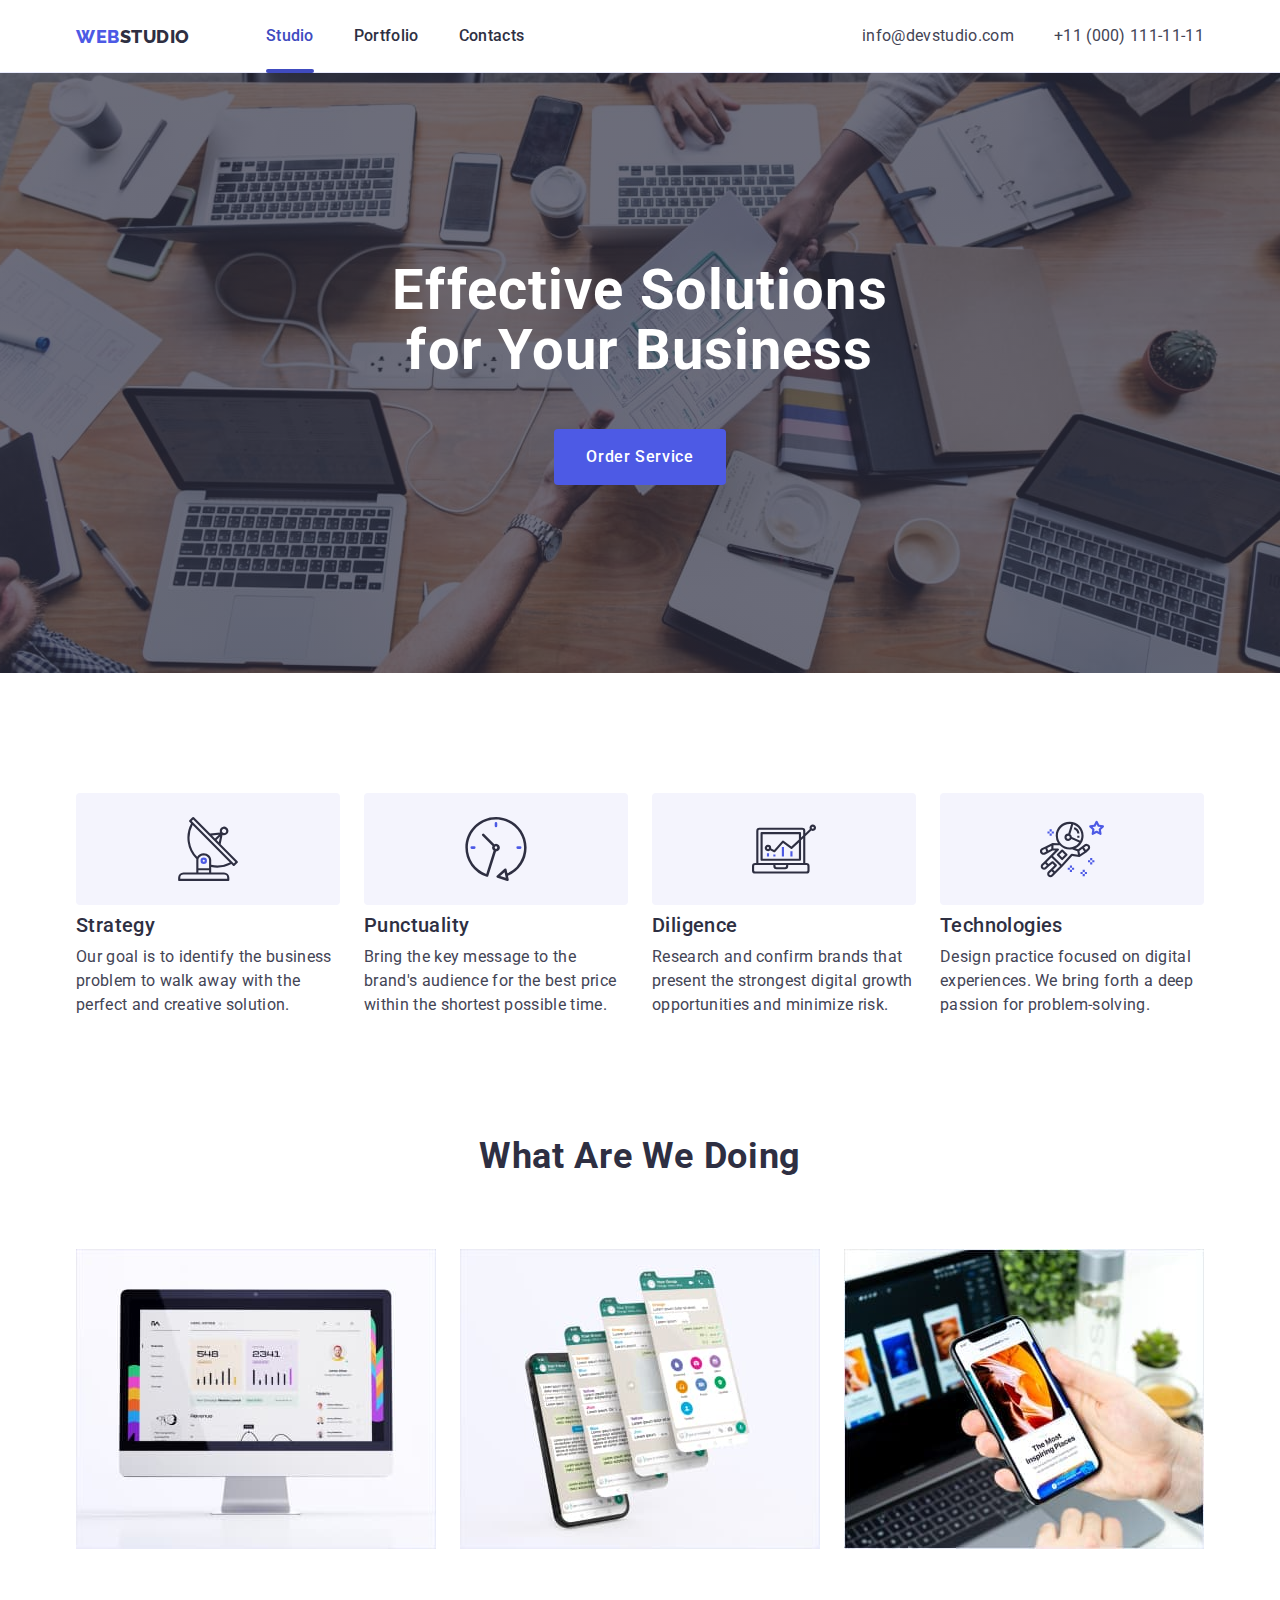
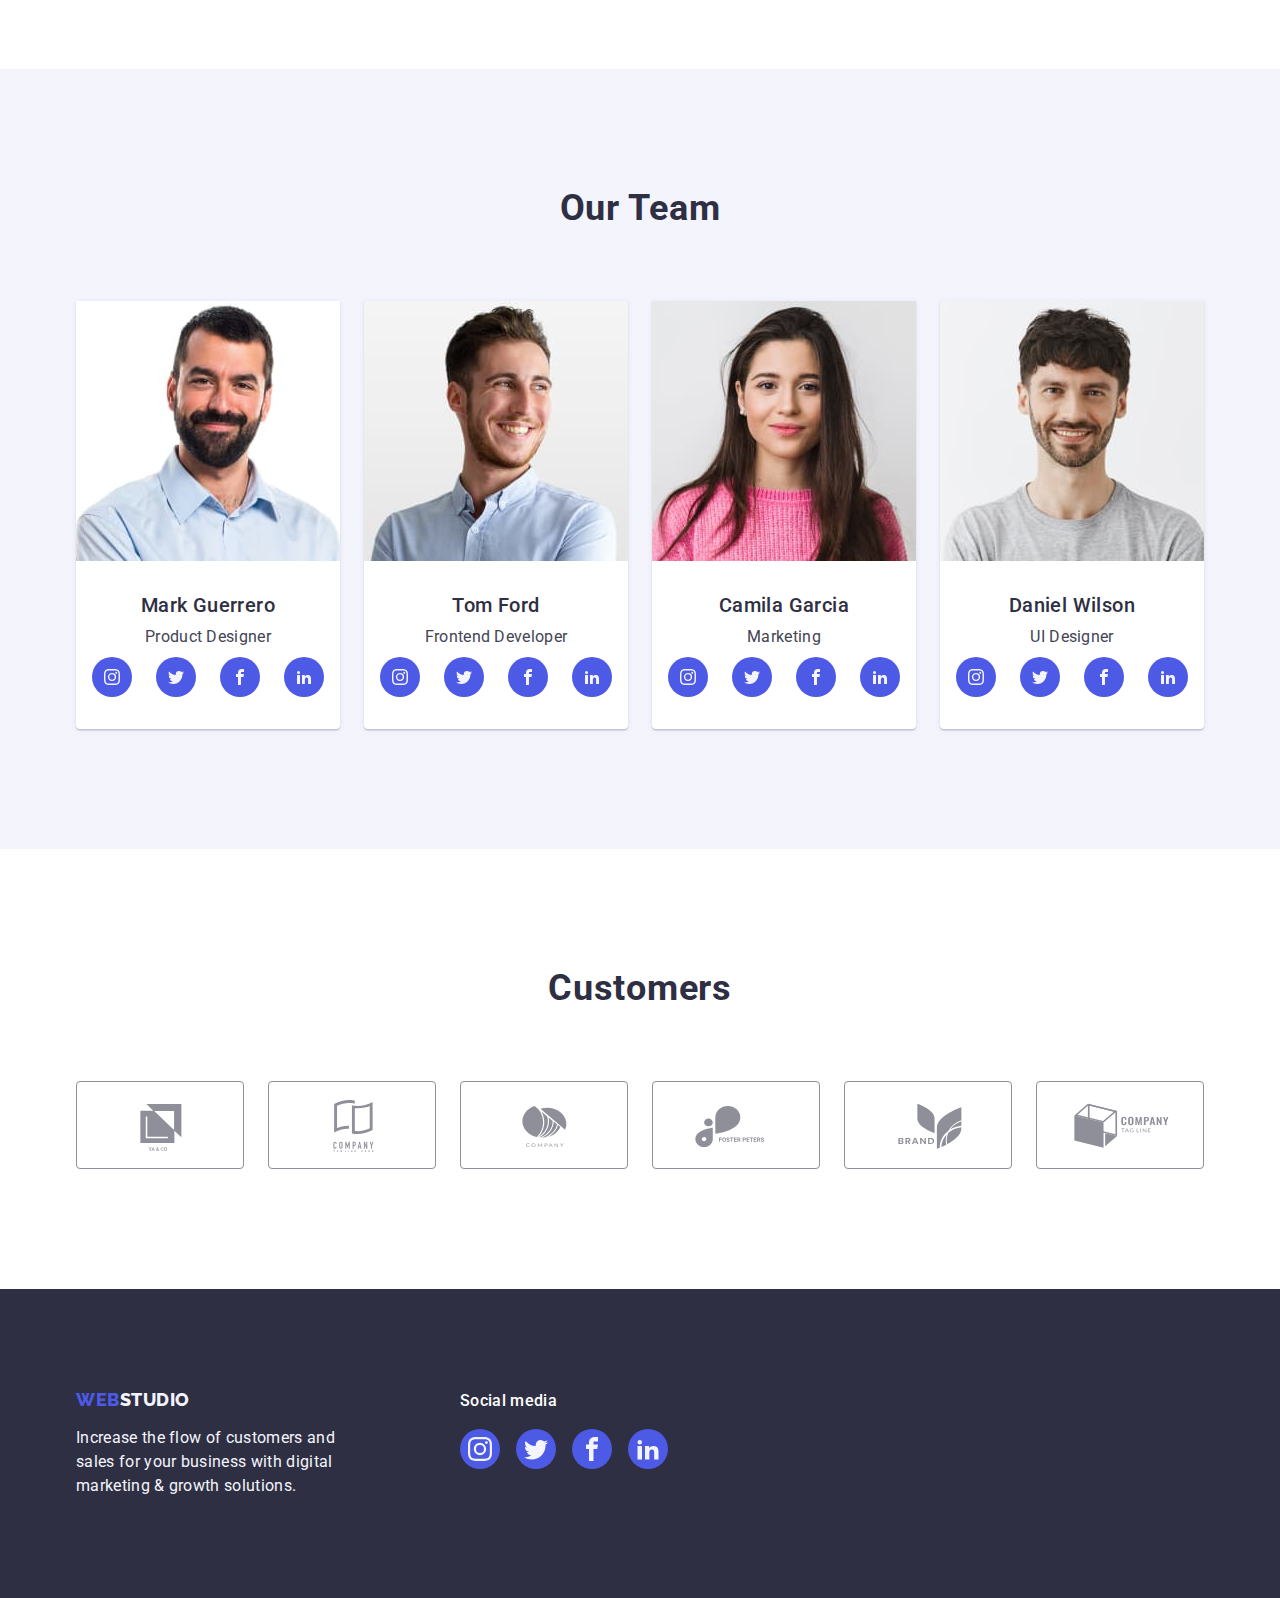
<file: index.html>
<!DOCTYPE html>
<html lang="en">
<head>
    <meta charset="UTF-8">
    <meta http-equiv="X-UA-Compatible" content="IE=edge">
    <meta name="viewport" content="width=device-width, initial-scale=1.0">
    <title>WebStudio</title>
    <link rel="preconnect" href="https://fonts.googleapis.com">
    <link rel="preconnect" href="https://fonts.gstatic.com" crossorigin>
    <link href="https://fonts.googleapis.com/css2?family=Raleway:wght@800&family=Roboto:wght@400;500;700;900&display=swap"
        rel="stylesheet">
    <link rel="stylesheet" href="https://cdnjs.cloudflare.com/ajax/libs/modern-normalize/1.1.0/modern-normalize.min.css">
    <link rel="stylesheet" href="./css/styles.css">
</head>
<body>
    <header class="page-header">
        <div class="container header-container">
        <nav class="page-navigation">
            <a href="./index.html" class="logo-header link">Web<span class="logo-part-dark">Studio</span></a>
        <ul class="menu list">
            <li class="menu-item"><a class="menu-link link current" href="./index.html">Studio</a></li>
            <li class="menu-item"><a class="menu-link link" href="./portfolio.html">Portfolio</a></li>
            <li class="menu-item"><a class="menu-link link" href="">Contacts</a></li>
        </ul>
        </nav>
        <address class="contact-info link">
            <ul class="contact-info list">
            <li class="contact-item"><a class="contact-info-item link" href="mailto:info@devstudio.com">info@devstudio.com</a></li>
            <li class="contact-item"><a class="contact-info-item link" href="tel:+110001111111">+11 (000) 111-11-11</a></li>
            </ul>
        </address>
        </div>
    </header>
    <main class="page-content">
        <section class="hero background">
            <div class="container">
            <h1 class="main-title">Effective Solutions for Your Business</h1>
            <button class="order-button button-hero button" data-modal-open type="button">Order Service</button>
            </div>
        </section> 
        <section class="work-principles-section section">
            <div class="container">
            <h2 class="hidden-title" hidden>Work principles</h2>
               <ul class="work-principles-list list">
               <li class="work-principles-item">
                <div class="icon-work-principles">
                <svg class="icon-item" width="64" height="64">
                    <use href="./images/icons.svg#icon-antenna-1"></use>
                </svg>    
                </div>
                    <h3 class="work-principles-description-title">Strategy</h3>
                    <p class="work-principles-description-text">Our goal is to identify the business problem to walk away with the perfect and creative solution.</p>
                </li>
                <li class="work-principles-item">
                    <div class="icon-work-principles">
                    <svg class="icon-item" width="64" height="64">
                        <use href="./images/icons.svg#icon-clock-1"></use>
                    </svg>    
                    </div>
                    <h3 class="work-principles-description-title">Punctuality</h3>
                    <p class="work-principles-description-text">Bring the key message to the brand's audience for the best price within the shortest possible time.</p>
                </li>
                <li class="work-principles-item">
                    <div class="icon-work-principles">
                    <svg class="icon-item" width="64" height="64">
                        <use href="./images/icons.svg#icon-diagram-1"></use>
                    </svg>    
                    </div>
                    <h3 class="work-principles-description-title">Diligence</h3>
                    <p class="work-principles-description-text">Research and confirm brands that present the strongest digital growth opportunities and minimize risk.</p>
                    
                </li>
                <li class="work-principles-item">
                    <div class="icon-work-principles">
                    <svg class="icon-item" width="64" height="64">
                        <use href="./images/icons.svg#icon-astronaut-1"></use>
                    </svg>    
                    </div>
                    <h3 class="work-principles-description-title">Technologies</h3>
                     <p class="work-principles-description-text">Design practice focused on digital experiences. We bring forth a deep passion for problem-solving.</p>
                </li>
                </ul>
            </div>
        </section>
        <section class="our-services-section section">
            <div class="container">
            <h2 class="our-services-section-title">What are we doing</h2>
            <ul class="our-services-list list">
                <li class="our-services-list-item"><img src="./images/Rectangle71.jpg" alt="Computer" width="360" height="300"></li>
                <li class="our-services-list-item"><img src="./images/Rectangle72.jpg" alt="Mobile" width="360" height="300"></li>
                <li class="our-services-list-item"><img src="./images/Rectangle74.jpg" alt="ComputerMobile" width="360" height="300"></li>
            </ul>
            </div>
        </section>
        <section class="our-team-section section">
            <div class="container">
            <h2 class="our-team-section-title">Our Team</h2>
            <ul class="our-team-list list">
                <li class="our-team-list-item card"><img class="our-team-img" src="./images/MarkGuerrero.jpg" alt="Mark Guerrero Product Designer" width="264" height="260">
                    <div class="our-team-container">
                    <h3 class="our-team-description-title">Mark Guerrero</h3>
                    <p class="our-team-description-text">Product Designer</p>
                    <ul class="social-networks">
                        <li class="social-list">
                            <a href="#" class="social-link">
                                <svg class="networks" width="16" height="16">
                                    <use href="./images/icons.svg#icon-instagram"></use>
                                </svg> 
                            </a>
                        </li>
                        <li class="social-list">
                            <a href="#" class="social-link">
                                <svg class="networks" width="16" height="16">
                                    <use href="./images/icons.svg#icon-twitter"></use>
                                </svg>
                            </a>
                        </li>
                        <li class="social-list">
                            <a href="#" class="social-link">
                                <svg class="networks" width="16" height="16">
                                    <use href="./images/icons.svg#icon-facebook"></use>
                                </svg>
                            </a>
                        </li>
                        <li class="social-list">
                            <a href="#" class="social-link">
                                <svg class="networks" width="16" height="16">
                                    <use href="./images/icons.svg#icon-linkedin2"></use>
                                </svg>
                            </a>
                        </li>                    
                    </ul>
                    </div>
                </li>
                <li class="our-team-list-item card"><img class="our-team-img" src="./images/TomFord.jpg" alt="Tom Ford Frontend Developer" width="264" height="260">
                    <div class="our-team-container">
                    <h3 class="our-team-description-title">Tom Ford</h3>
                    <p class="our-team-description-text">Frontend Developer</p>
                    <ul class="social-networks">
                                                <li class="social-list">
                            <a href="#" class="social-link">
                                <svg class="networks" width="16" height="16">
                                    <use href="./images/icons.svg#icon-instagram"></use>
                                </svg> 
                            </a>
                        </li>
                        <li class="social-list">
                            <a href="#" class="social-link">
                                <svg class="networks" width="16" height="16">
                                    <use href="./images/icons.svg#icon-twitter"></use>
                                </svg>
                            </a>
                        </li>
                        <li class="social-list">
                            <a href="#" class="social-link">
                                <svg class="networks" width="16" height="16">
                                    <use href="./images/icons.svg#icon-facebook"></use>
                                </svg>
                            </a>
                        </li>
                        <li class="social-list">
                            <a href="#" class="social-link">
                                <svg class="networks" width="16" height="16">
                                    <use href="./images/icons.svg#icon-linkedin2"></use>
                                </svg>
                            </a>
                        </li> 
                                
                    </ul>
                    </div>
                </li>
                <li class="our-team-list-item card"><img class="our-team-img" src="./images/CamilaGarcia.jpg" alt="Camila Garcia Marketing" width="264" height="260">
                    <div class="our-team-container">
                    <h3 class="our-team-description-title">Camila Garcia</h3>
                    <p class="our-team-description-text">Marketing</p>
                    <ul class="social-networks">
                        <li class="social-list">
                            <a href="#" class="social-link">
                                <svg class="networks" width="16" height="16">
                                    <use href="./images/icons.svg#icon-instagram"></use>
                                </svg>
                            </a>
                        </li>
                        <li class="social-list">
                            <a href="#" class="social-link">
                                <svg class="networks" width="16" height="16">
                                    <use href="./images/icons.svg#icon-twitter"></use>
                                </svg>
                            </a>
                        </li>
                        <li class="social-list">
                            <a href="#" class="social-link">
                                <svg class="networks" width="16" height="16">
                                    <use href="./images/icons.svg#icon-facebook"></use>
                                </svg>
                            </a>
                        </li>
                        <li class="social-list">
                            <a href="#" class="social-link">
                                <svg class="networks" width="16" height="16">
                                    <use href="./images/icons.svg#icon-linkedin2"></use>
                                </svg>
                            </a>
                        </li>
                    </ul>
                    </div>
                </li>
                <li class="our-team-list-item card"><img class="our-team-img" src="./images/DanielWilson.jpg" alt="Daniel Wilson UI Designer" width="264" height="260">
                    <div class="our-team-container">
                    <h3 class="our-team-description-title">Daniel Wilson</h3>
                    <p class="our-team-description-text">UI Designer</p>
                    <ul class="social-networks">
                        <li class="social-list">
                            <a href="#" class="social-link">
                                <svg class="networks" width="16" height="16">
                                    <use href="./images/icons.svg#icon-instagram"></use>
                                </svg>
                            </a>
                        </li>
                        <li class="social-list">
                            <a href="#" class="social-link">
                                <svg class="networks" width="16" height="16">
                                    <use href="./images/icons.svg#icon-twitter"></use>
                                </svg>
                            </a>
                        </li>
                        <li class="social-list">
                            <a href="#" class="social-link">
                                <svg class="networks" width="16" height="16">
                                    <use href="./images/icons.svg#icon-facebook"></use>
                                </svg>
                            </a>
                        </li>
                        <li class="social-list">
                            <a href="#" class="social-link">
                                <svg class="networks" width="16" height="16">
                                    <use href="./images/icons.svg#icon-linkedin2"></use>
                                </svg>
                            </a>
                        </li>
                    </ul>
                    </div>
                </li>
            </ul>
            </div>
        </section>
            <section class="customers list">
                <div class="container">
                    <h2 class="title-customers">Customers</h2>
                    <ul class="customers-list">
                        <li class="customers-item">
                            <a href="#" class="log-link">
                                <svg class="lol" width="104" height="56">
                                    <use href="./images/icons.svg#icon-Logo"></use>
                                </svg>
                            </a>
                        </li>
                        <li class="customers-item">
                            <a href="#" class="log-link">
                                <svg class="lol" width="104" height="56">
                                    <use href="./images/icons.svg#icon-Logo-1"></use>
                                </svg>
                            </a>
                        </li>
                        <li class="customers-item">
                            <a href="#" class="log-link">
                                <svg class="lol" width="104" height="56">
                                    <use href="./images/icons.svg#icon-Logo-2"></use>
                                </svg>
                            </a>
                        </li>
                        <li class="customers-item">
                            <a href="#" class="log-link">
                                <svg class="lol" width="104" height="56">
                                    <use href="./images/icons.svg#icon-Logo-3"></use>
                                </svg>
                            </a>
                        </li>
                        <li class="customers-item">
                            <a href="#" class="log-link">
                                <svg class="lol" width="104" height="56">
                                    <use href="./images/icons.svg#icon-Logo-4"></use>
                                </svg>
                            </a>
                        </li>
                        <li class="customers-item">
                            <a href="#" class="log-link">
                                <svg class="lol" width="104" height="56">
                                    <use href="./images/icons.svg#icon-Logo-5"></use>
                                </svg>
                            </a>
                        </li>
                    </ul>
                </div>
            </section>
    </main>
    <footer class="page-footer">
        <div class="container social-icons">
            <div class="footer-logo">
            <a href="./index.html" class="logo-footer link">Web<span class="logo-part-light">Studio</span></a>
            <p class="footer-text">Increase the flow of customers and sales for your business with digital marketing & growth solutions.</p>
        </div>
        <div class="footer-social">
            <p class="footer-social-text">Social media</p>
            <ul class="footer-social-networks">
                <li class="footer-social-list">
                    <a href="#" class="footer-social-link">
                        <svg class="networks" width="24" height="24">
                            <use href="./images/icons.svg#icon-instagram"></use>
                        </svg>
                    </a>
                </li>
                <li class="footer-social-list">
                    <a href="#" class="footer-social-link">
                        <svg class="networks" width="24" height="24">
                            <use href="./images/icons.svg#icon-twitter"></use>
                        </svg>
                    </a>
                </li>
                <li class="footer-social-list">
                    <a href="#" class="footer-social-link">
                        <svg class="networks" width="24" height="24">
                            <use href="./images/icons.svg#icon-facebook"></use>
                        </svg>
                    </a>
                </li>
                <li class="footer-social-list">
                    <a href="#" class="footer-social-link">
                        <svg class="networks" width="24" height="24">
                            <use href="./images/icons.svg#icon-linkedin2"></use>
                        </svg>
                    </a>
                </li>
            </ul>
        </div>
        </div>
        </footer>
        <div class="backdrop is-hidden" data-modal>
            <div class="modal">
                <button class="modal-close-btn" data-modal-close type="button">
                    <svg class="close-btn-icon" width="8" height="8">
                        <use href="./images/icons.svg#icon-close-black-18dp-2-1"></use>
                    </svg>
                </button>
            </div>
        </div>
        <script src="./js/modal.js"></script>
    </body>
</html>
</file>
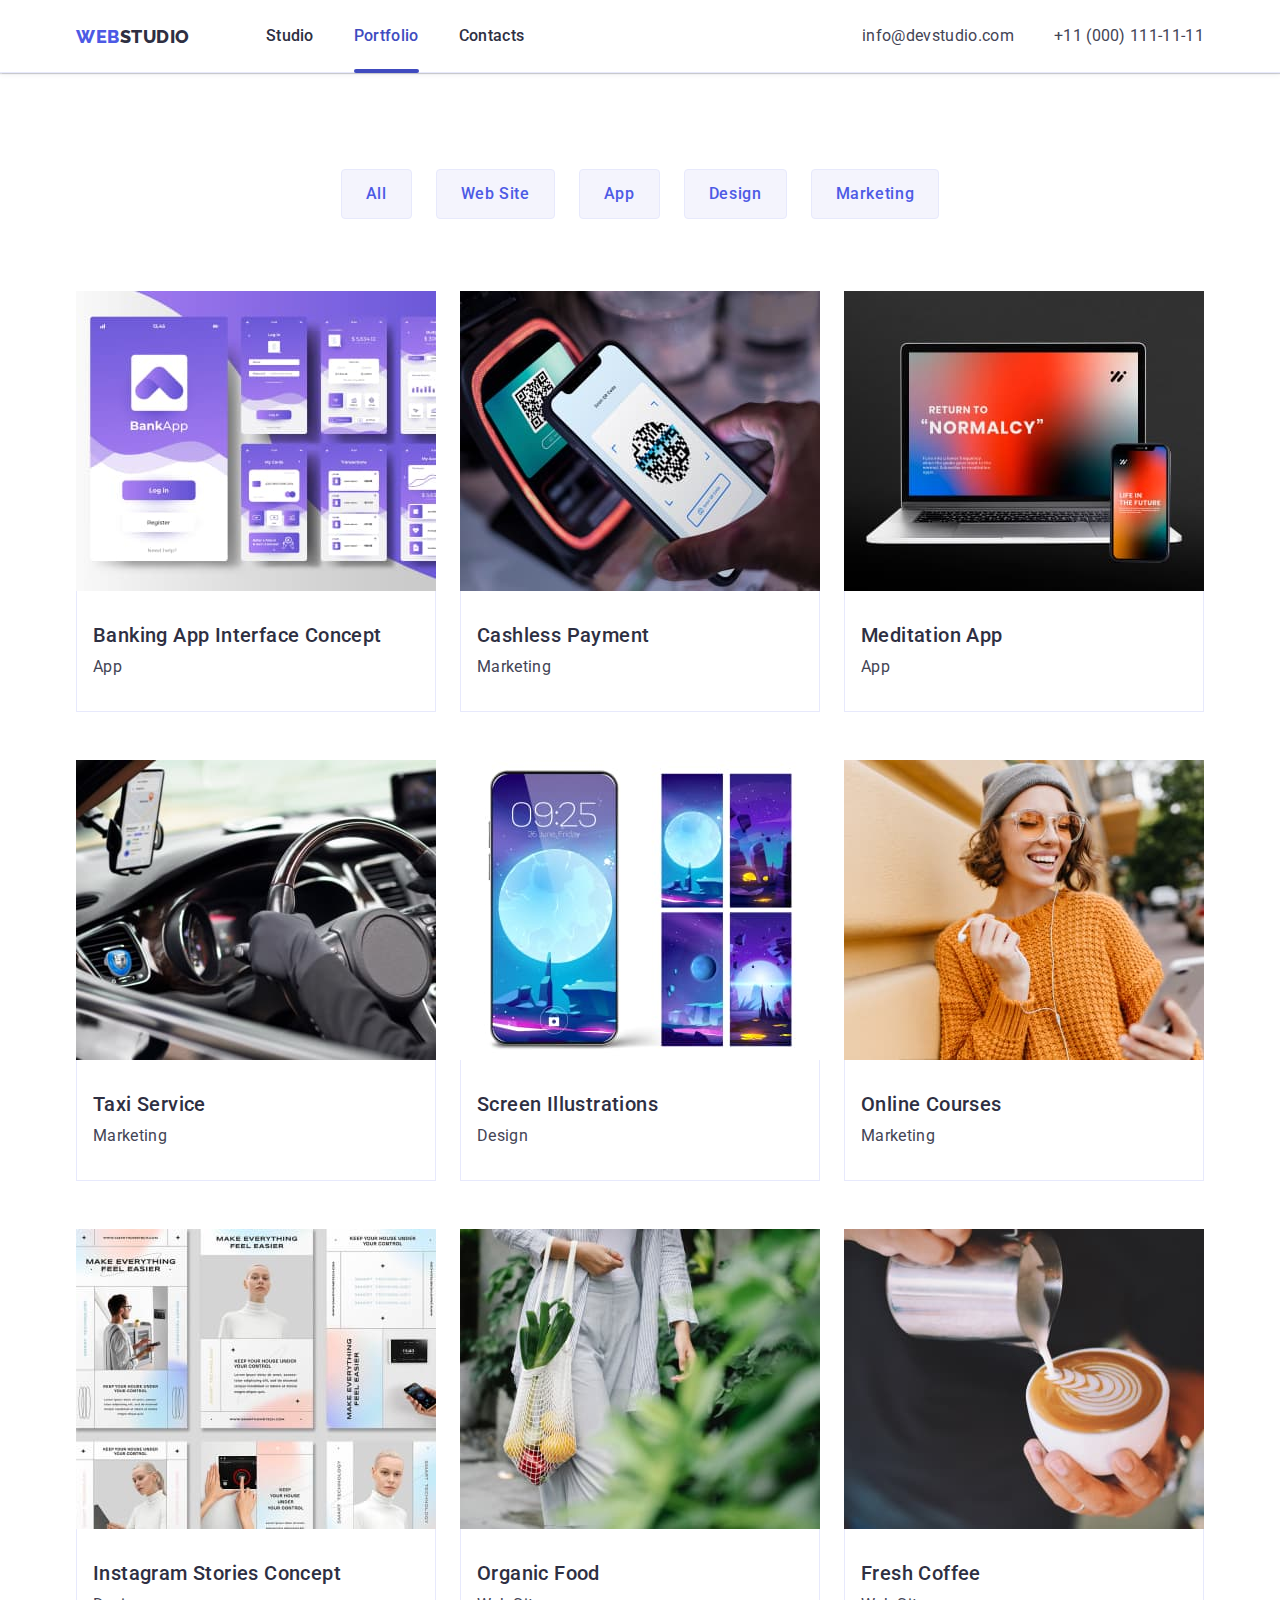
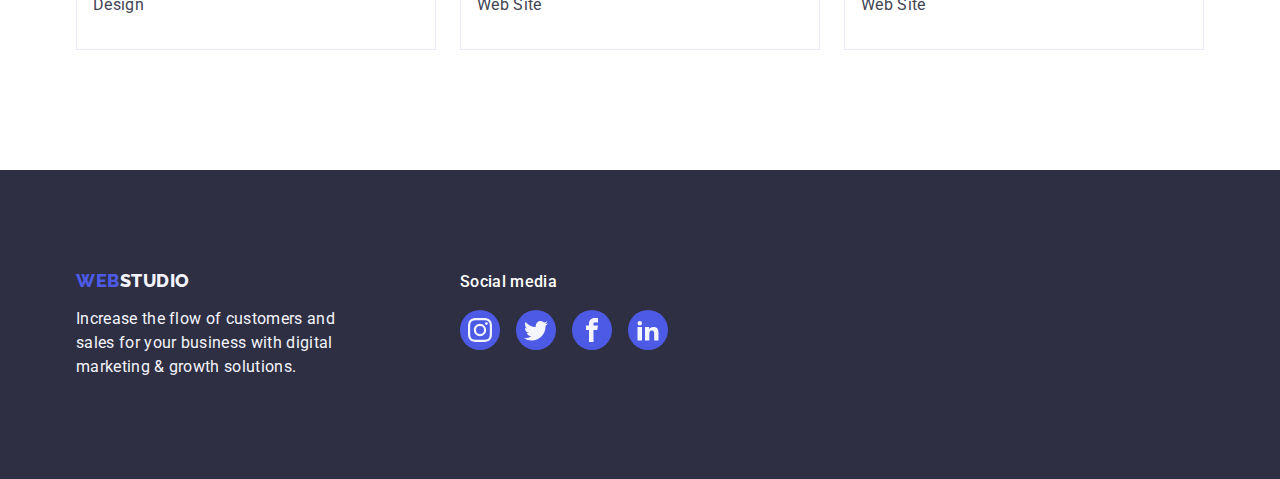
<file: portfolio.html>
<!DOCTYPE html>
<html lang="en">
<head>
    <meta charset="UTF-8">
    <meta http-equiv="X-UA-Compatible" content="IE=edge">
    <meta name="viewport" content="width=device-width, initial-scale=1.0">
    <title>Document</title>
    <link rel="preconnect" href="https://fonts.googleapis.com">
    <link rel="preconnect" href="https://fonts.gstatic.com" crossorigin>
    <link href="https://fonts.googleapis.com/css2?family=Raleway:wght@800&family=Roboto:wght@400;500;700;900&display=swap"
        rel="stylesheet">
    <link rel="stylesheet" href="https://cdnjs.cloudflare.com/ajax/libs/modern-normalize/1.1.0/modern-normalize.min.css">
    <link rel="stylesheet" href="./css/styles.css">
</head>
<body>
    <header class="page-header">
        <div class="container header-container">
        <nav class="page-navigation">
            <a href="./index.html" class="logo-header link">Web<span class="logo-part-dark">Studio</span></a>
            <ul class="menu list">
                <li class="menu-item"><a class="menu-link link" href="./index.html">Studio</a></li>
                <li class="menu-item"><a class="menu-link link current" href="./portfolio.html">Portfolio</a></li>
                <li class="menu-item"><a class="menu-link link" href="">Contacts</a></li>
            </ul>
        </nav>
        <address class="contact-info link">
            <ul class="contact-info list">
                <li class="contact-item"><a class="contact-info-item link" href="mailto:info@devstudio.com">info@devstudio.com</a></li>
                <li class="contact-item"><a class="contact-info-item link" href="tel:+110001111111">+11 (000) 111-11-11</a></li>
            </ul>
        </address>
        </div>
    </header>
    <main>
        <section class="portfolio">
            <div class="container">
            <h1 class=".hidden-title" hidden>Prodacts</h1>
            <ul class="filter-button-list list">
                <li class="button-list-item"><button class="filter-button" type="button">All</button></li>
                <li class="button-list-item"><button class="filter-button" type="button">Web Site</button></li>
                <li class="button-list-item"><button class="filter-button" type="button">App</button></li>
                <li class="button-list-item"><button class="filter-button" type="button">Design</button></li>
                <li class="button-list-item"><button class="filter-button" type="button">Marketing</button></li>
            </ul>               
            <ul class="projects-cards-list list">
            <li class="projects-cards-item">
                <a class="project-link link" href="">
                <div class="overlay-img"><img src="./images/BankingAppInterfaceConcept.jpg" alt="Banking App Interface Concept" width="360" height="300">
                <p class="overlay">14 Stylish and User-Friendly App Design Concepts · Task Manager App · Calorie Tracker App · Exotic Fruit Ecommerce App · Cloud Storage App</p>
                </div>
                    <div class="project-link-border">
                    <h2 class="project-description-title">Banking App Interface Concept</h2>
                <p class="project-description-text">App</p></div>
                </a>
            </li>
            <li class="projects-cards-item">
                <a class="project-link link" href=""> 
                <div class="overlay-img"> <img src="./images/CashlessPayment.jpg" alt="Cashless Payment" width="360" height="300">
                <p class="overlay">14 Stylish and User-Friendly App Design Concepts · Task Manager App · Calorie Tracker App · Exotic Fruit Ecommerce App · Cloud Storage App</p>
                </div>
                <div class="project-link-border">
                    <h2 class="project-description-title">Cashless Payment</h2>
                <p class="project-description-text">Marketing</p></div></a>
            </li>
            <li class="projects-cards-item">
                <a class="project-link link" href="">
                <div class="overlay-img"> <img src="./images/MeditationApp.jpg" alt="Meditation App" width="360" height="300">
                    <p class="overlay">14 Stylish and User-Friendly App Design Concepts · Task Manager App · Calorie Tracker App · Exotic Fruit Ecommerce App · Cloud Storage App</p>
                </div>
                <div class="project-link-border">
                    <h2 class="project-description-title">Meditation App</h2>
                <p class="project-description-text">App</p></div></a>
            </li>
            <li class="projects-cards-item">
                <a class="project-link link" href="">
                <div class="overlay-img"> <img src="./images/TaxiService.jpg" alt="Taxi Service" width="360" height="300">
                    <p class="overlay">14 Stylish and User-Friendly App Design Concepts · Task Manager App · Calorie Tracker App · Exotic Fruit Ecommerce App · Cloud Storage App</p>
                </div>
                <div class="project-link-border">
                    <h2 class="project-description-title">Taxi Service</h2>
                <p class="project-description-text">Marketing</p></div></a>
            </li>
            <li class="projects-cards-item">
                <a class="project-link link" href="">
                <div class="overlay-img"> <img src="./images/ScreenIllustrations.jpg" alt="Screen Illustrations" width="360" height="300">
                    <p class="overlay">14 Stylish and User-Friendly App Design Concepts · Task Manager App · Calorie Tracker App · Exotic Fruit Ecommerce App · Cloud Storage App</p>
                </div>
                <div class="project-link-border">
                    <h2 class="project-description-title">Screen Illustrations</h2>
                <p class="project-description-text">Design</p></div></a>
            </li>
            <li class="projects-cards-item" >
                <a class="project-link link" href="">
                <div class="overlay-img"> <img src="./images/OnlineCourses.jpg" alt="Online Courses" width="360" height="300">
                    <p class="overlay">14 Stylish and User-Friendly App Design Concepts · Task Manager App · Calorie Tracker App · Exotic Fruit Ecommerce App · Cloud Storage App</p>
                </div>
                <div class="project-link-border">
                    <h2 class="project-description-title">Online Courses</h2>
                <p class="project-description-text">Marketing</p></div></a>
            </li>
            <li class="projects-cards-item">
                <a class="project-link link" href="">
                <div class="overlay-img"> <img src="./images/InstagramStoriesConcept.jpg" alt="Instagram Stories Concept" width="360" height="300">
                    <p class="overlay">14 Stylish and User-Friendly App Design Concepts · Task Manager App · Calorie Tracker App · Exotic Fruit Ecommerce App · Cloud Storage App</p>
                </div>
                <div class="project-link-border">
                    <h2 class="project-description-title">Instagram Stories Concept</h2>
                <p class="project-description-text">Design</p></div></a>
            </li>
            <li class="projects-cards-item">
                <a class="project-link link" href="">
                <div class="overlay-img"> <img src="./images/OrganicFood.jpg" alt="Organic Food" width="360" height="300">
                    <p class="overlay">14 Stylish and User-Friendly App Design Concepts · Task Manager App · Calorie Tracker App · Exotic Fruit Ecommerce App · Cloud Storage App</p>
                </div>
                <div class="project-link-border">
                    <h2 class="project-description-title">Organic Food</h2>
                <p class="project-description-text">Web Site</p></div></a>
            </li>
            <li class="projects-cards-item">
                <a class="project-link link" href="">
                <div class="overlay-img"> <img src="./images/FreshCoffee.jpg" alt="Fresh Coffee" width="360" height="300">
                    <p class="overlay">14 Stylish and User-Friendly App Design Concepts · Task Manager App · Calorie Tracker App · Exotic Fruit Ecommerce App · Cloud Storage App</p>
                </div>
                <div class="project-link-border">
                    <h2 class="project-description-title">Fresh Coffee</h2>
                <p class="project-description-text">Web Site</p></div></a>
            </li>
            </ul>
            </div>
        </section>
        </main>
            <footer class="page-footer">
                <div class="container social-icons">
                    <div class="footer-logo">
                        <a href="./index.html" class="logo-footer link">Web<span class="logo-part-light">Studio</span></a>
                        <p class="footer-text">Increase the flow of customers and sales for your business with digital marketing &
                            growth solutions.</p>
                    </div>
                    <div class="footer-social">
                        <p class="footer-social-text">Social media</p>
                        <ul class="footer-social-networks">
                            <li class="footer-social-list">
                                <a href="#" class="footer-social-link">
                                    <svg class="networks" width="24" height="24">
                                        <use href="./images/icons.svg#icon-instagram"></use>
                                    </svg>
                                </a>
                            </li>
                            <li class="footer-social-list">
                                <a href="#" class="footer-social-link">
                                    <svg class="networks" width="24" height="24">
                                        <use href="./images/icons.svg#icon-twitter"></use>
                                    </svg>
                                </a>
                            </li>
                            <li class="footer-social-list">
                                <a href="#" class="footer-social-link">
                                    <svg class="networks" width="24" height="24">
                                        <use href="./images/icons.svg#icon-facebook"></use>
                                    </svg>
                                </a>
                            </li>
                            <li class="footer-social-list">
                                <a href="#" class="footer-social-link">
                                    <svg class="networks" width="24" height="24">
                                        <use href="./images/icons.svg#icon-linkedin2"></use>
                                    </svg>
                                </a>
                            </li>
                        </ul>
                    </div>
                </div>
            </footer>
</body>
</html>
</file>
<file: css/styles.css>
:root {
    --logo-brand-color: #4d5ae5;
    --pressed-state-color: #404bbf;
    --body-brand-color: #2e2f42;
    --success-messages-color: #31d0aa;
    --body-text-color: #434455;
    --helper-text-color: #8e8f99;
    --subtle-background-color: #e7e9fc;
    --light-mode-background-color: #f4f4fd;
    --overlay-color: #2e2f42;
    --hero-color: #2e2f42;
    --page-background-color: #ffffff;
    --modal-background-color: #fcfcfc;
    --transition-duration: cubic-bezier(0.4, 0, 0.2, 1);
}
h1, 
h2,
h3, 
h4, 
p {
    margin-top: 0;
    margin-bottom: 0;

}

ul {
    margin-top: 0;
    margin-bottom: 0;
    padding-left: 0;
    list-style: none;
}

img {
    display: block;
}

body {
    font-family: "Roboto", sans-serif;
    color: var(--body-text-color);
    font-weight: 400;
    font-size: 16px;
    background-color: var(--page-background-color);
}

button:hover,
button:focus {
    background-color: var(--pressed-state-color);
}

.list {
    list-style: none;
}

.container {
    width: 1158px;
    margin-left: auto;
    margin-right: auto;
    padding-left: 15px;
    padding-right: 15px;
}

.page-header {
    display: flex;
    align-items: center;
    border-bottom: 1px solid var(--subtle-background-color);
    box-shadow: 2px 1px rgba(46, 47, 66, 0.08), 0px 1px 1px rgba(46, 47, 66, 0.16),
    0px 1px 6px rgba(46, 47, 66, 0.08);
}
.header-container {
    display: flex;
    align-items: center;
    margin: 0 auto;
    padding: 0 15px;
 }

.section {
    padding-top: 120px;
    padding-bottom: 120px;
}

.hidden-title {
    position: absolute;
    width: 1px;
    height: 1px;
    margin: -1px;
    border: 0;
    padding: 0;
    white-space: nowrap;
    clip-path: inset(100%);
    clip: rect(0 0 0 0);
    overflow: hidden;
}

.page-navigation {
    display: flex;
    align-items: center;
}

.menu {
    display: flex;
    gap: 40px;
}
.menu-item {
    gap: 40px;
    display: flex;
}

.logo-header {
    font-family: "Raleway", sans-serif;
    font-weight: 800;
    font-size: 18px;
    line-height: 1.17;
    letter-spacing: 0.03em;
    text-transform: uppercase;
    color: var(--logo-brand-color);
    margin-right: 76px;
    padding-top: 25.5px;
    padding-bottom: 25.5px;

}

.logo-part-dark {
    font-weight: 800;
    font-size: 18px;
    line-height: 1.17;
    letter-spacing: 0.03em;
    text-transform: uppercase;
    color: var(--body-brand-color);
}

.link {
    text-decoration: none;
    }

.menu-link:hover,
.menu-link:focus {
    color: var(--pressed-state-color);
}
.contact-info-item:hover,
.contact-info-item:focus {
    color: var(--pressed-state-color);
}

.menu-link {
    font-weight: 500;
    font-size: 16px;
    line-height: 1.5;
    letter-spacing: 0.02em;
    color: var(--hero-color);
    padding: 24px 0;
    transition: color 250ms cubic-bezier(0.4, 0, 0.2, 1);
}

.current {
    position: relative;
    color: var(--pressed-state-color);
}

.current::after {
    content: "";
    position: absolute;
    left: 0;
    bottom: -1px;
    width: 100%;
    height: 4px;
    background-color: var(--pressed-state-color);
    border-radius: 2px;
}

.contact-info {
    font-style: normal;
    display: flex;
    gap: 40px;
    margin-left: auto;
}

.contact-info-item {
    font-size: 16px;
    line-height: 1.5;
    letter-spacing: 0.02em;
    color: var(--body-text-color);
    transition: color 250ms cubic-bezier(0.4, 0, 0.2, 1);
}

.hero {
    background-color: var(--hero-color);
    padding-top: 0px;
    padding-bottom: 0px;
    display: flex;
    justify-content: center;
    padding: 188px 0;
}

.background {
    max-width: 1440px;
    height: 600px;
    margin-left: auto;
    margin-right: auto;
    background-image: linear-gradient(rgba(46,47,66,0.7), rgba(46,47,66,0.7)) ,url(../images/backgroundimage.jpg);
    background-repeat: no-repeat;
    background-size: cover;
    background-position: center;
}

.main-title {
    font-weight: 700;
    font-size: 56px;
    line-height: 1.07;
    letter-spacing: 0.02em;
    text-align: center;
    color: var(--page-background-color);
    max-width: 496px;
    margin-right: auto;
    margin-bottom: 48px;
    margin-left: auto;
}

.order-button {
    display: block;
    background-color: var(--logo-brand-color);
    font-weight: 500;
    font-size: 16px;
    line-height: 1.5;
    letter-spacing: 0.04em;
    cursor: pointer;
    color: var(--page-background-color);
    height: 56px;
    min-width: 169px;
    padding: 16px 32px;
    border-radius: 4px;
    display: block;
    margin: 0 auto;
    border: none; 
    transition: background-color 250ms cubic-bezier(0.4, 0, 0.2, 1);
}

.work-principles-list {
        display: flex;
        justify-content: center;
        gap: 24px;
    }

.work-principles-item {
    width: calc((100% - 72px) / 4);
}
.icon-work-principles {
    display: flex;
        align-items: center;
        justify-content: center;
        background: var(--light-mode-background-color);
        border-radius: 4px;
        margin-bottom: 8px;
        height: 112px;
        padding: 24px 100px px;
}

.work-principles-description-title {
        color: var(--body-brand-color);
        font-weight: 500;
        font-size: 20px;
        line-height: 1.2;
        letter-spacing: 0.02em;
        margin-bottom: 8px;
    }

.work-principles-description-text {
        color: var(--body-text-color);
        font-weight: 400;
        font-size: 16px;
        line-height: 1.5;
        letter-spacing: 0.02em;
    }

.our-services-section {
    padding-top: 0;
}

.our-services-section-title {
        color: var(--body-brand-color);
        font-weight: 700;
        font-size: 36px;
        line-height: 1.11;
        text-align: center;
        letter-spacing: 0.02em;
        text-transform: capitalize;
        margin-right: auto;
        margin-bottom: 72px;
        margin-left: auto;
    }

.our-services-list {
     display: flex;
     gap: 24px;
}
.our-services-list-item {
        flex-basis: calc((100% - 48px) / 3);
}

.our-team-section {
    background-color: var(--light-mode-background-color);
}

.our-team-section-title {
    font-weight: 700;
    font-size: 36px;
    line-height: 1.11;
    letter-spacing: 0.02em;
    text-align: center;
    text-transform: capitalize;
    color: var(--hero-color);
    margin-right: auto;
    margin-bottom: 72px;
    margin-left: auto;
}

.our-team-list {
        display: flex;
        gap: 24px;
}

.our-team-list-item {
    background-color: var(--page-background-color);
    flex-basis: calc((100% - 72px) / 4);
    box-shadow: 0px 1px 6px rgba(46, 47, 66, 0.08), 0px 1px 1px rgba(46, 47, 66, 0.16), 0px 2px 1px rgba(46, 47, 66, 0.08);
    border-radius: 0px 0px 4px 4px;
    }

.our-team-container {
    padding: 32px 16px;
}

.our-team-description-title {
    font-weight: 500;
    font-size: 20px;
    line-height: 1.2;
    letter-spacing: 0.02em;
    color: var(--hero-color);
    margin-bottom: 8px;
    text-align: center;
}
.our-team-description-text {
    margin-bottom: 8px;
    text-align: center;
    font-style: normal;
    font-weight: 400;
    font-size: 16px;
    line-height: 1.5;
    letter-spacing: 0.02em;
    color: var(--body-text-color);
}

.social-networks {
    display: flex;
    justify-content: center;
    gap: 24px;
}

.social-list {
    width: 40px;
    height: 40px;
}

.social-link {
    display: flex;
    justify-content: center;
    align-items: center;
    width: 100%;
    height: 100%;
    border-radius: 50%;
    background-color: var(--logo-brand-color);
    transition: background-color 250ms cubic-bezier(0.4, 0, 0.2, 1);
}

.social-link:hover,
.social-link:focus {
    background-color: var(--pressed-state-color);
}

.networks {
    fill: var(--light-mode-background-color);
}

.card {
    background-color: var(--page-background-color);
}

.customers {
    text-align: center;
    padding-top: 120px;
    padding-bottom: 120px;
}

.title-customers {
    margin-bottom: 72px;
    font-style: normal;
    font-weight: 700;
    font-size: 36px;
    line-height: 1.11;
    letter-spacing: 0.02em;
    color: var(--body-brand-color);

}

.customers-list {
    display: flex;
    justify-content: center;
    align-items: center;
    gap: 24px;
}

.customers-item {
    width: 168px;
    height: 88px;
}

.log-link {
    width: 100%;
    height: 100%;
    display: flex;
    justify-content: center;
    align-items: center;
    border-radius: 4px;
    border: 1px solid var(--helper-text-color);
    color: var(--helper-text-color);
    transition: border-color 250ms cubic-bezier(0.4, 0, 0.2, 1),
        color 250ms cubic-bezier(0.4, 0, 0.2, 1);
}

.lol {
    fill: currentColor;
}

.log-link:hover,
.log-link:focus {
    border-color: var(--pressed-state-color);
    color: var(--pressed-state-color) ;
}

.page-footer {
    background-color: var(--hero-color);
    padding-top: 100px;
    padding-bottom: 100px
}

.logo-footer {
    font-family: "Raleway", sans-serif;
    font-weight: 800;
    font-size: 18px;
    line-height: 1.17;
    letter-spacing: 0.03em;
    text-transform: uppercase;
    color: var(--logo-brand-color);
    display: inline-block;
    margin-bottom: 16px;
}

.logo-part-light {
    color: var(--light-mode-background-color);
    display: inline-block;
}

.footer-text {
    color: var(--light-mode-background-color);
    font-weight: 400;
    font-size: 16px;
    line-height: 1.5;
    letter-spacing: 0.02em;
    display: block;
    width: 264px;
}

.social-icons {
    display: flex;
    align-items: baseline;
}

.footer-logo {
    margin-right: 120px;
}

.footer-social-text {
    margin-bottom: 16px;
    font-weight: 500;
    font-size: 16px;
    line-height: 1.5;
    letter-spacing: 0.02em;
    color: var(--page-background-color);
}

.footer-social-networks {
    display: flex;
    justify-content: center;
    align-items: center;
    gap: 16px;
}

.footer-social-list {
    width: 40px;
    height: 40px;
}

.footer-social-link {
    width: 100%;
    height: 100%;
    border-radius: 50%;
    background-color: var(--logo-brand-color);
    display: flex;
    justify-content: center;
    align-items: center;
    transition: background-color 250ms cubic-bezier(0.4, 0, 0.2, 1);
}

.footer-social-link:hover,
.footer-social-link:focus {
    background-color: var(--success-messages-color);
}

.portfolio {
    padding: 96px 0 120px;
}

.filter-button-list {    
    display: flex;
    justify-content: center;
    margin-bottom: 72px;
    gap: 24px;
}

.filter-button {
    font-weight: 500;
    font-size: 16px;
    line-height: 1.5;
    letter-spacing: 0.04em;
    color: var(--logo-brand-color);
    background-color: var(--light-mode-background-color);
    border: 1px solid var(--subtle-background-color);
    padding: 12px 24px;
    border-radius: 4px;
    transition: color 250ms cubic-bezier(0.4, 0, 0.2, 1),
        background-color 250ms cubic-bezier(0.4, 0, 0.2, 1),
        border-color 250ms cubic-bezier(0.4, 0, 0.2, 1),
        box-shadow 250ms cubic-bezier(0.4, 0, 0.2, 1);
}

.filter-button:hover,
.filter-button:focus {
    cursor: pointer;
    color: var(--page-background-color);
    border: 1px solid transparent;
    box-shadow: 0px 3px 1px rgba(0, 0, 0, 0.1), 0px 2px 1px 
    rgba(0, 0, 0, 0.08), 0px 2px 2px rgba(0, 0, 0, 0.12);
}

.projects-cards-list {
    display: flex;
    flex-wrap: wrap;
    gap: 24px;
    row-gap: 48px;
    }
.projects-cards-item {
    display: inline-block;
}

.overlay-img {
    position: relative;
    overflow: hidden;
}

.overlay {
    position: absolute;
    top: 0;
    left: 0;
    width: 100%;
    height: 100%;
    overflow: auto;
    transform: translateY(100%);
    transition: transform 250ms cubic-bezier(0.4, 0, 0.2, 1);;
    color: var(--light-mode-background-color);
    font-size: 16px;
    line-height: 1.5;
    letter-spacing: 0.02em;
    padding: 40px 32px;
    background-color: var(--logo-brand-color) ;
}

.project-link {
    display: block;
    transition: box-shadow 250ms cubic-bezier(0.4, 0, 0.2, 1);
}

.project-link:hover .overlay,
.project-link:focus .overlay {
    transform: translateY(0%);
    }

.project-link:hover, .project-link:focus {
    box-shadow: 0px 1px 6px rgba(46, 47, 66, 0.08), 0px 1px 1px rgba(46, 47, 66, 0.16), 0px 2px 1px rgba(46, 47, 66, 0.08);
}

.project-link-border {
    padding: 32px 16px;
    border: 1px solid var(--subtle-background-color);
    border-top: none;
}

.project-description-title {
    color: var(--body-brand-color);
    font-weight: 500;
    font-size: 20px;
    line-height: 1.2;
    letter-spacing: 0.02em;
    margin-bottom: 8px;

}

.project-description-text {
    color: var(--body-text-color);
    font-size: 16px;
    line-height: 1.5;
    letter-spacing: 0.02em;
}
.backdrop.is-hidden {
    opacity: 0;
    visibility: hidden;
    pointer-events: none;
}
.backdrop {
    position: fixed;
    z-index: 100;
    top: 0;
    left: 0;
    width: 100%;
    height: 100%;
    background-color: rgba(46, 47, 66, 0.4);
    transition: opacity 250ms cubic-bezier(0.4, 0, 0.2, 1) , 
    visibility 250ms cubic-bezier(0.4, 0, 0.2, 1);
}

.modal {
    width: 408px;
    min-height: 584px;
    background: var(--modal-background-color);
    box-shadow: 0px 1px 1px rgba(0, 0, 0, 0.14), 0px 1px 3px rgba(0, 0, 0, 0.12), 0px 2px 1px rgba(0, 0, 0, 0.2);
    border-radius: 4px;
    position: absolute;
    top: 50%;
    left: 50%;
    transform: translate(-50%, -50%);
    transition: transform 250ms cubic-bezier(0.4, 0, 0.2, 1);
}

.modal-close-btn {
    position: absolute;
    top: 24px;
    right: 24px;
    display: flex;
    justify-content: center;
    align-items: center;
    background-color: var(--subtle-background-color) ;
    border: 1px solid rgba(0, 0, 0, 0.1);
    padding: 0;
    width: 24px;
    height: 24px;
    border-radius: 50%;
    cursor: pointer;
    transition:background-color 250ms cubic-bezier(0.4, 0, 0.2, 1),
        border 250ms cubic-bezier(0.4, 0, 0.2, 1) ;
}

.close-btn-icon {
    transition: fill 250ms cubic-bezier(0.4, 0, 0.2, 1)
}

.modal-close-btn:hover,
.modal-close-btn:focus {
    border: none;
    background-color: var(--pressed-state-color);
}

.modal-close-btn:hover .close-btn-icon,
.modal-close-btn:focus .close-btn-icon {
    fill: var(--page-background-color);
}
</file>
